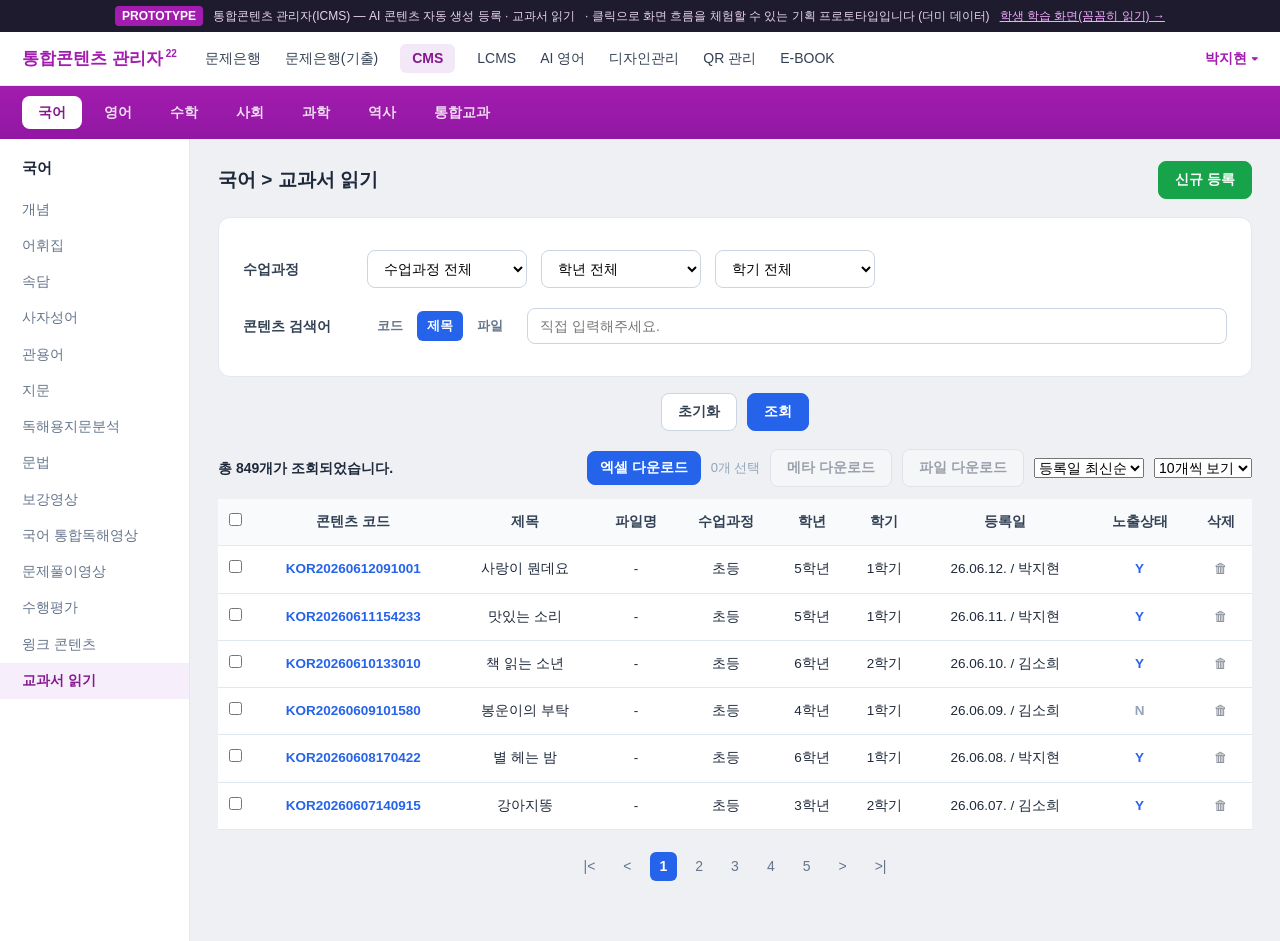
<file: index.html>
<!DOCTYPE html>
<html lang="ko">
<head>
  <meta charset="UTF-8" />
  <meta name="viewport" content="width=device-width, initial-scale=1.0" />
  <title>ICMS — 교과서 읽기 AI 콘텐츠 등록 (프로토타입)</title>
  <link rel="stylesheet" href="styles.css" />
</head>
<body>
  <!-- 프로토타입 안내 -->
  <div class="proto-bar">
    <span class="tag">PROTOTYPE</span>
    통합콘텐츠 관리자(ICMS) — AI 콘텐츠 자동 생성 등록 · 교과서 읽기
    <span>· 클릭으로 화면 흐름을 체험할 수 있는 기획 프로토타입입니다 (더미 데이터)</span>
    <a href="reading-paragraph.html" style="color:#f0abfc;text-decoration:underline">학생 학습 화면(꼼꼼히 읽기) →</a>
  </div>

  <!-- GNB -->
  <header class="gnb">
    <div class="logo">통합콘텐츠 관리자 <sup>22</sup></div>
    <nav class="gnb-menu">
      <a href="#">문제은행</a>
      <a href="#">문제은행(기출)</a>
      <a href="#" class="active">CMS</a>
      <a href="#">LCMS</a>
      <a href="#">AI 영어</a>
      <a href="#">디자인관리</a>
      <a href="#">QR 관리</a>
      <a href="#">E-BOOK</a>
    </nav>
    <div class="gnb-user">박지현 ▾</div>
  </header>

  <!-- 과목 탭 -->
  <div class="subject-bar">
    <div class="tab active">국어</div>
    <div class="tab">영어</div>
    <div class="tab">수학</div>
    <div class="tab">사회</div>
    <div class="tab">과학</div>
    <div class="tab">역사</div>
    <div class="tab">통합교과</div>
  </div>

  <div class="layout">
    <!-- 좌측 국어 메뉴 -->
    <aside class="sidebar">
      <h3>국어</h3>
      <ul>
        <li>개념</li>
        <li>어휘집</li>
        <li>속담</li>
        <li>사자성어</li>
        <li>관용어</li>
        <li>지문</li>
        <li>독해용지문분석</li>
        <li>문법</li>
        <li>보강영상</li>
        <li>국어 통합독해영상</li>
        <li>문제풀이영상</li>
        <li>수행평가</li>
        <li>윙크 콘텐츠</li>
        <li class="active" onclick="go('list')">교과서 읽기</li>
      </ul>
    </aside>

    <main class="main">

      <!-- ============ 목록 ============ -->
      <section id="view-list" class="view active">
        <div class="row-between" style="margin-bottom:18px">
          <div class="breadcrumb" style="margin:0">국어 &gt; 교과서 읽기</div>
          <button class="btn btn-green" onclick="openRegister()">신규 등록</button>
        </div>

        <div class="card filter-card">
          <div class="filter-row">
            <div class="filter-label">수업과정</div>
            <select><option>수업과정 전체</option></select>
            <select><option>학년 전체</option></select>
            <select><option>학기 전체</option></select>
          </div>
          <div class="filter-row">
            <div class="filter-label">콘텐츠 검색어</div>
            <div class="seg">
              <button>코드</button>
              <button class="active">제목</button>
              <button>파일</button>
            </div>
            <input type="text" class="search-input" placeholder="직접 입력해주세요." />
          </div>
        </div>
        <div class="filter-actions">
          <button class="btn">초기화</button>
          <button class="btn btn-blue">조회</button>
        </div>

        <div class="list-toolbar">
          <span class="count">총 849개가 조회되었습니다.</span>
          <span class="spacer"></span>
          <button class="btn btn-blue" style="padding:7px 12px">엑셀 다운로드</button>
          <span class="muted">0개 선택</span>
          <button class="btn" disabled>메타 다운로드</button>
          <button class="btn" disabled>파일 다운로드</button>
          <select><option>등록일 최신순</option></select>
          <select><option>10개씩 보기</option></select>
        </div>

        <table class="grid">
          <thead>
            <tr>
              <th style="width:34px"><input type="checkbox" /></th>
              <th>콘텐츠 코드</th><th>제목</th><th>파일명</th>
              <th>수업과정</th><th>학년</th><th>학기</th>
              <th>등록일</th><th>노출상태</th><th>삭제</th>
            </tr>
          </thead>
          <tbody id="list-body"><!-- JS --></tbody>
        </table>

        <div class="pager">
          <span class="pg">|&lt;</span><span class="pg">&lt;</span>
          <span class="pg active">1</span><span class="pg">2</span>
          <span class="pg">3</span><span class="pg">4</span><span class="pg">5</span>
          <span class="pg">&gt;</span><span class="pg">&gt;|</span>
        </div>
      </section>

      <!-- ============ 등록 / 수정 (공용 폼) ============ -->
      <section id="view-form" class="view">
        <div class="breadcrumb" id="form-breadcrumb">CMS &gt; 국어 &gt; 교과서 읽기 &gt; 등록</div>
        <div class="warn-banner">⚠ AI 콘텐츠 생성시 이전에 작성된 내용이 사라지고, 새로운 내용이 덮어씌워집니다.</div>

        <div class="card" style="margin-bottom:18px">
          <div class="section-title">등록 정보</div>
          <div class="reg-info">
            <div class="field-inline">
              <label>수업과정<span class="req">*</span></label>
              <select id="f-school" onchange="hideDupMsg()">
                <option value="">학교급</option>
                <option>초등</option><option>중등</option><option>고등</option><option>공통</option>
              </select>
              <select id="f-cgrade" onchange="hideDupMsg()">
                <option value="">학년</option>
                <option>1학년</option><option>2학년</option><option>3학년</option>
                <option>4학년</option><option>5학년</option><option>6학년</option>
              </select>
              <select id="f-term" onchange="hideDupMsg()">
                <option value="">학기</option>
                <option>1학기</option><option>2학기</option>
              </select>
            </div>
            <div class="field-inline">
              <label>콘텐츠 제목<span class="req">*</span></label>
              <input type="text" id="f-cms-title" placeholder="콘텐츠 제목" style="min-width:300px" oninput="hideDupMsg()" />
            </div>
          </div>
          <div id="reg-dup-msg" class="dup-msg" style="display:none"></div>
        </div>

        <div class="two-col">
          <!-- AI 입력 -->
          <div class="card">
            <div class="section-title">AI 입력</div>
            <div class="field">
              <label>교과서 제목<span class="req">*</span></label>
              <input type="text" id="f-title" placeholder="예) 사랑이 뭔데요" />
            </div>
            <div class="field">
              <label>작가명</label>
              <input type="text" id="f-author" placeholder="작가명 (선택)" />
            </div>
            <div class="field">
              <label>교과서 본문<span class="req">*</span></label>
              <textarea id="f-body" rows="12" placeholder="여기에 지문을 붙여넣으세요. 문단을 직접 나누려면 나누고 싶은 곳에 /// 을 넣어주세요." oninput="updateCount()"></textarea>
              <div class="charcount"><span id="f-count">0</span>자</div>
              <div class="hint">💡 문단을 직접 나누려면 ///로 구분하세요. 없으면 AI가 자동으로 나눠요.</div>
            </div>
            <div class="field">
              <label>퀴즈 갯수<span class="req">*</span></label>
              <input type="text" id="f-quizcount" value="3" style="width:120px" />
            </div>
            <button class="btn btn-blue-o" style="width:100%" onclick="generateAI()">✨ AI 콘텐츠 자동 생성</button>
          </div>

          <!-- AI 출력 -->
          <div class="card">
            <div class="section-title">AI 출력</div>
            <div class="field">
              <label>인트로<span class="req">*</span></label>
              <textarea id="f-intro" rows="3" placeholder="글 전체를 흥미롭게 소개하는 인트로"></textarea>
            </div>

            <div class="subhead">
              <h4>문단별 요약</h4>
            </div>
            <div id="paragraphs"><!-- JS --></div>

            <div class="subhead">
              <h4>낱말 풀이</h4>
              <button class="add-btn" onclick="addWord()">+ 낱말 추가</button>
            </div>
            <div class="hint" style="margin:-2px 0 10px">💡 같은 낱말이 본문에 여러 번 나오면, 가장 첫번째 영역에 뜻풀이가 표시됩니다.</div>
            <div id="words"><!-- JS --></div>

            <div class="subhead">
              <h4>퀴즈 / 정답</h4>
              <button class="add-btn" onclick="addQuiz()">+ 퀴즈 추가</button>
            </div>
            <div id="quizzes"><!-- JS --></div>
          </div>
        </div>

        <div class="form-actions">
          <button class="btn btn-dark" id="btn-cancel" onclick="cancelForm()">취소</button>
          <button class="btn btn-blue" id="btn-submit" onclick="submitForm()">등록하기</button>
        </div>
      </section>

      <!-- ============ 상세 ============ -->
      <section id="view-detail" class="view">
        <div class="breadcrumb">CMS &gt; 상세</div>

        <div class="detail-section">
          <h4>콘텐츠 정보</h4>
          <table class="kv">
            <tr><th>콘텐츠 코드</th><td id="d-code">KOR20260612091001</td><th>과목</th><td>국어</td></tr>
            <tr><th>유형</th><td>교과서 읽기</td><th>수업 콘텐츠 분류</th><td>수업</td></tr>
            <tr><th>콘텐츠 타입</th><td>READING (읽기)</td><th>영상형태</th><td></td></tr>
            <tr><th>콘텐츠 구분</th><td>단일</td><th>콘텐츠 형태</th><td>URL</td></tr>
            <tr><th>제목</th><td id="d-title" colspan="3">「사랑이 뭔데요」</td></tr>
          </table>
        </div>

        <div class="detail-section">
          <h4>목차 정보</h4>
          <table class="kv">
            <tr><th>학급/학년/학기</th><td colspan="3">초등 / 5학년 / 1학기</td></tr>
            <tr><th>목차코드</th><td colspan="3"><span class="code-pill">TCK00000000006540022</span><span class="copy-link" onclick="toast('목차코드가 복사되었습니다.')">목차코드 복사</span></td></tr>
            <tr><th>연결된 목차</th><td colspan="3">-</td></tr>
            <tr><th>목차유형</th><td colspan="3">-</td></tr>
            <tr><th>개정과정</th><td colspan="3">-</td></tr>
            <tr><th>교재정보</th><td colspan="3">-</td></tr>
            <tr><th>학습목표</th><td colspan="3">-</td></tr>
            <tr><th>영상형태</th><td colspan="3"></td></tr>
            <tr><th>교육과정성취 기준</th><td colspan="3">-</td></tr>
          </table>
        </div>

        <div class="detail-section">
          <h4>메타 정보</h4>
          <table class="kv">
            <tr><th>URL</th><td colspan="3">
              <div class="url-line"><span>https://korean-textbook-reading.dev.cats4me.net/?code=KOR20260612091001&amp;type=READING&amp;where=c&amp;user=t</span><button class="mini-btn" onclick="window.open('reading-paragraph.html','_blank')">미리보기</button></div>
            </td></tr>
          </table>
        </div>

        <div class="detail-section">
          <h4>첨부파일 정보</h4>
          <table class="kv">
            <tr><th>콘텐츠 원본파일</th><td colspan="3" style="color:var(--gray-400)">첨부된 원본파일이 없습니다.</td></tr>
            <tr><th>콘텐츠 미리보기</th><td colspan="3"></td></tr>
          </table>
        </div>

        <div class="detail-section">
          <h4>등록 정보</h4>
          <table class="kv">
            <tr><th>사용 종료일</th><td>영구</td><th>노출상태</th><td>노출중</td></tr>
            <tr><th>등록일</th><td>2026-06-12 16:45 / 박지현</td><th>수정일</th><td>-</td></tr>
          </table>
        </div>

        <div class="form-actions">
          <button class="btn btn-dark" onclick="go('list')">목록</button>
          <button class="btn btn-green" onclick="toast('노출상태가 변경되었습니다.')">노출상태 변경</button>
          <button class="btn btn-green" onclick="openEdit()">수정</button>
          <button class="btn btn-red" onclick="toast('삭제되었습니다. (프로토타입)')">삭제</button>
        </div>
      </section>

    </main>
  </div>

  <!-- 로딩 오버레이 -->
  <div class="overlay" id="overlay">
    <div class="loading-pop">
      <div class="spinner"></div>
      <div class="t1">처리중입니다...</div>
      <div class="t2">잠시만 기다려 주십시오.</div>
    </div>
  </div>

  <div id="toast"></div>

  <script src="app.js"></script>
</body>
</html>
</file>
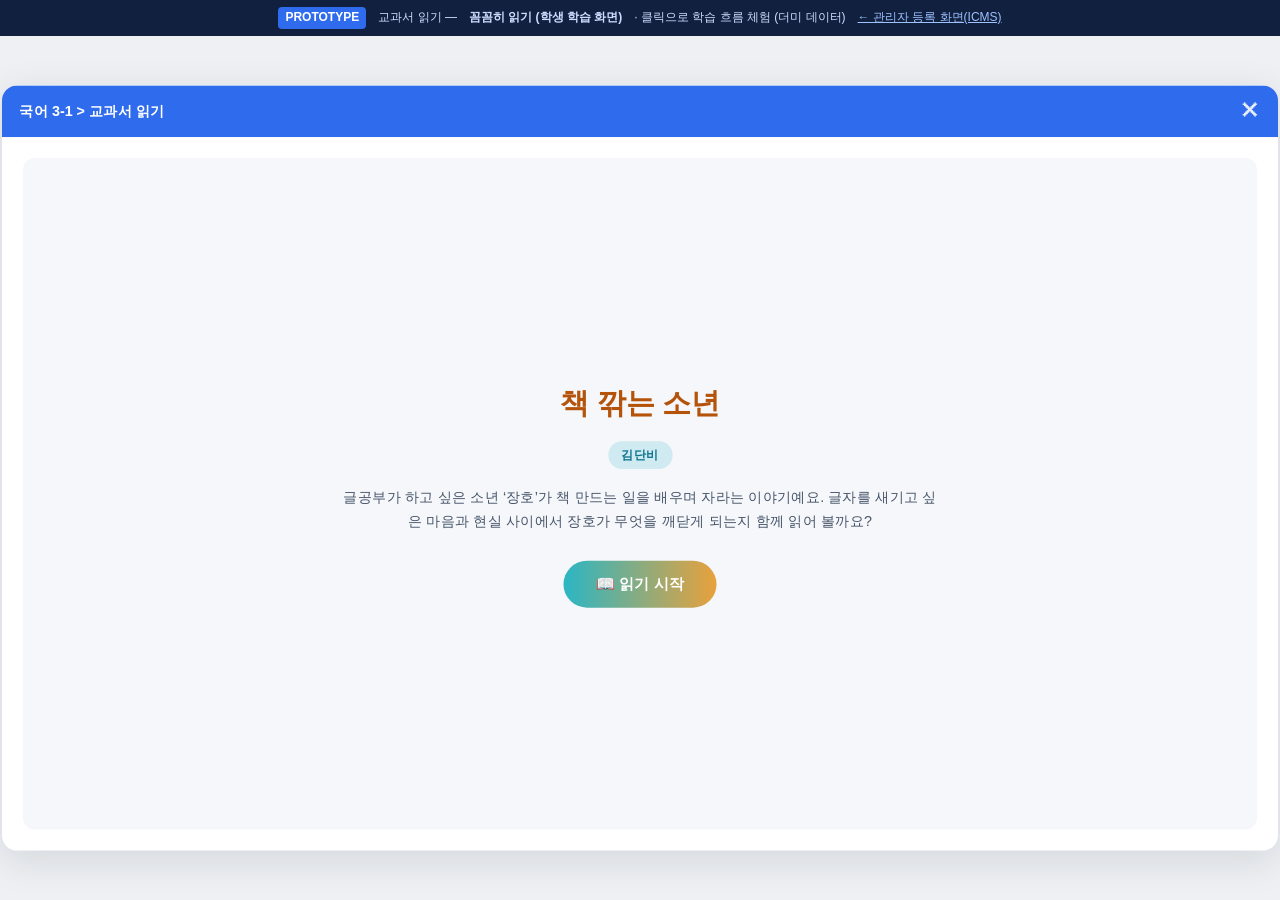
<file: reading-paragraph.html>
<!DOCTYPE html>
<html lang="ko">
<head>
<meta charset="UTF-8" />
<meta name="viewport" content="width=device-width, initial-scale=1.0" />
<title>꼼꼼히 읽기 (학생 학습 화면) — 프로토타입</title>
<style>
:root{
  --blue:#2f6bed; --blue-dark:#1d4fd0; --blue-soft:#eaf1fe;
  --green:#22c55e; --green-dark:#16a34a; --green-soft:#dcfce7;
  --red:#ef4444; --red-soft:#fee2e2;
  --ink:#1e293b; --gray:#64748b; --line:#e2e8f0; --bg:#eef0f3;
  --amber-soft:#fffbeb; --amber-line:#fde68a;
}
*{box-sizing:border-box;margin:0;padding:0}
html,body{height:100%}
body{font-family:-apple-system,BlinkMacSystemFont,"Apple SD Gothic Neo","Malgun Gothic","Pretendard","Segoe UI",sans-serif;color:var(--ink);background:var(--bg);font-size:15px;line-height:1.65;display:flex;flex-direction:column;overflow:hidden}
button{font-family:inherit;cursor:pointer}

/* 1334×800 디바이스 프레임 (단말기 비율) */
.frame{flex:1;display:flex;align-items:center;justify-content:center;overflow:hidden;padding:12px}

/* 프로토타입 바 */
.proto-bar{background:#11203f;color:#cdddff;font-size:12px;padding:7px 16px;display:flex;gap:12px;align-items:center;justify-content:center;flex-wrap:wrap}
.proto-bar .tag{background:var(--blue);color:#fff;border-radius:4px;padding:1px 7px;font-weight:700}
.proto-bar a{color:#9ec1ff;text-decoration:underline}

/* 앱 컨테이너 — 1334×800 고정 비율 */
.app{position:relative;width:1334px;height:800px;flex:none;display:flex;flex-direction:column;background:#fff;border-radius:16px;overflow:hidden;box-shadow:0 10px 40px rgba(20,30,60,.12);transform-origin:center center}

/* 상단 바 */
.topbar{background:var(--blue);color:#fff;display:flex;align-items:center;gap:16px;padding:0 18px;height:54px}
.topbar .lec{background:rgba(255,255,255,.18);border-radius:20px;padding:5px 14px;font-weight:700;display:flex;align-items:center;gap:6px;white-space:nowrap}
.topbar .crumb{flex:1;font-weight:600;opacity:.95;font-size:14px;white-space:nowrap;overflow:hidden;text-overflow:ellipsis}
.topbar .gnb-title{font-weight:600;font-size:15px;opacity:1}
.topbar .x{background:none;border:none;color:#fff;font-size:22px;line-height:1;opacity:.9}
.tempsave-row{text-align:center;margin-top:14px}
.tempsave-btn{border:1px solid var(--line);background:#fff;color:var(--gray);border-radius:10px;padding:10px 24px;font-weight:700;font-size:14px}
.tempsave-btn:hover{background:#f8fafc}

/* 탭 + 진행률 */
.tabbar{display:flex;align-items:center;gap:20px;padding:12px 22px;border-bottom:1px solid var(--line)}
.tab{display:flex;align-items:center;gap:7px;color:#94a3b8;font-weight:700;background:none;border:none;font-size:15px}
.tab.active{color:var(--blue)}
.tab.done{color:var(--gray)}
.tab:disabled{cursor:not-allowed}
.tab .badge{background:var(--blue);color:#fff;border-radius:10px;font-size:11px;padding:1px 8px;font-weight:700}
.tab-title{font-weight:800;color:var(--ink);font-size:15px;margin-right:10px;white-space:nowrap}
.progress-wrap{margin-left:auto;display:flex;align-items:center;gap:10px;min-width:200px}
.progress{flex:1;height:8px;background:#e9eef5;border-radius:6px;overflow:hidden}
.progress > i{display:block;height:100%;background:var(--green);width:0;transition:width .3s}
.progress-pct{font-weight:700;color:var(--gray);font-size:13px;min-width:38px;text-align:right}

/* 본문 영역 */
.stage{flex:1;padding:22px;overflow-y:auto;display:flex;flex-direction:column}
.view{display:none;flex:1;flex-direction:column}
.view.active{display:flex}

/* 소개 화면 */
.intro{flex:1;display:flex;flex-direction:column;align-items:center;justify-content:center;text-align:center;background:#f5f7fb;border-radius:12px;padding:40px 24px}
.intro h1{font-size:30px;color:#b45309;margin-bottom:14px}
.grade-badge{background:#cfeaf0;color:#0e7490;border-radius:14px;padding:4px 14px;font-size:13px;font-weight:700;margin-bottom:18px}
.intro p{max-width:620px;color:#475569;margin-bottom:28px}
.btn-start{border:none;border-radius:30px;padding:14px 34px;color:#fff;font-weight:800;font-size:16px;background:linear-gradient(90deg,#2bb6c4,#e8a13c)}

/* 문단 이동 칩 */
.chips-row{display:flex;align-items:center;gap:10px;flex-wrap:wrap;margin-bottom:18px}
.chips-row .label{font-weight:800;margin-right:4px}
.chip{border:1px solid var(--blue-soft);background:var(--blue-soft);color:var(--blue);border-radius:10px;padding:8px 12px;font-size:13px;font-weight:700;display:flex;flex-direction:column;align-items:center;line-height:1.25;min-width:64px}
.chip .num{font-size:12px}
.chip.current{background:var(--blue);color:#fff;border-color:var(--blue)}
.chip.locked{background:#f1f5f9;color:#94a3b8;border-color:var(--line);cursor:not-allowed}
.chip.done{background:var(--blue-soft);color:var(--blue)}

/* 읽기 패널 */
.reader{border:1px dashed #bcd0f7;border-radius:12px;padding:22px 24px;position:relative;background:#fcfdff}
.reader .ptitle{display:inline-block;background:var(--blue);color:#fff;border-radius:8px;padding:4px 12px;font-weight:700;font-size:14px}
.reader .pno{position:absolute;top:22px;right:24px;color:#94a3b8;font-size:13px;font-weight:600}
.reader .body{margin-top:16px;font-size:16px;line-height:1.85;color:#334155}
.reader .body .ln{margin:0 0 12px}
.reader .body .ln:last-child{margin-bottom:0}
.vocab{background:#fde68a;border-radius:3px;padding:0 2px;cursor:pointer;font-weight:600}
.vocab:hover{background:#fcd34d}

/* 어휘 툴팁 */
#tip{position:absolute;z-index:40;background:#1e293b;color:#fff;border-radius:10px;padding:10px 14px;max-width:280px;font-size:13.5px;line-height:1.5;display:none;box-shadow:0 8px 24px rgba(0,0,0,.25)}
#tip b{display:block;color:#93c5fd;margin-bottom:3px}
#tip::after{content:"";position:absolute;bottom:-7px;left:24px;border:7px solid transparent;border-top-color:#1e293b;border-bottom:0}

/* 중심 내용 */
.summary-toggle{margin-top:16px;border:1px solid var(--line);border-radius:12px;background:#fff;padding:18px;text-align:center;color:var(--ink);font-weight:700;width:100%}
.summary-toggle:hover{background:#f8fafc}
.summary-box{margin-top:16px;border:1px solid var(--amber-line);background:var(--amber-soft);border-radius:12px;padding:18px 20px;display:none}
.summary-box.show{display:block}
.summary-box b{display:block;margin-bottom:8px}
.summary-box p{color:#5b4708}

/* 하단 이동 */
.nav-row{display:flex;justify-content:center;gap:14px;margin-top:22px}
.btn{border:1px solid var(--line);background:#fff;color:var(--ink);border-radius:10px;padding:11px 20px;font-weight:700;font-size:14px}
.btn:hover{background:#f8fafc}
.btn-primary{background:var(--blue);border-color:var(--blue);color:#fff}
.btn-primary:hover{background:var(--blue-dark)}
.btn-outline{background:#fff;border-color:var(--blue);color:var(--blue)}
.btn-outline:hover{background:var(--blue-soft)}
.btn-green{background:var(--green);border-color:var(--green);color:#fff}
.btn-green:hover{background:var(--green-dark)}
.btn:disabled{opacity:.45;cursor:not-allowed}

/* 퀴즈 */
.quiz-head{text-align:center;margin-bottom:22px}
.quiz-head .t{font-size:20px;font-weight:800}
.quiz-head .s{color:var(--gray);font-size:14px;margin-top:4px}
.qmeta{color:var(--blue);font-weight:800;margin-bottom:8px}
.qtext{font-size:17px;font-weight:700;margin-bottom:16px}
.opt{display:flex;align-items:center;gap:10px;border:1px solid var(--line);border-radius:10px;padding:13px 16px;margin-bottom:10px;background:#fff;cursor:pointer;font-size:15px}
.opt:hover{border-color:#bcd0f7;background:#fafcff}
.opt .mark{width:24px;font-weight:800;color:var(--gray)}
.opt.correct{border-color:var(--green);background:var(--green-soft)}
.opt.wrong{border-color:var(--red);background:var(--red-soft)}
.opt.locked{cursor:default}
.opt .res{margin-left:auto;font-weight:800}
.opt.correct .res{color:var(--green-dark)}
.opt.wrong .res{color:var(--red)}
.feedback{border-radius:10px;padding:14px 16px;margin-top:6px;display:none;font-size:14px}
.feedback.show{display:block}
.feedback.ok{background:var(--green-soft);color:var(--green-dark)}
.feedback.no{background:var(--red-soft);color:#b91c1c}
.quiz-actions{text-align:center;margin-top:22px}

/* 결과 */
/* 결과 팝업(모달) */
.result-modal{position:absolute;inset:0;background:rgba(15,23,42,.5);display:none;align-items:center;justify-content:center;z-index:45}
.result-modal.show{display:flex}
.result-pop{background:#fff;border-radius:18px;padding:36px 40px 32px;text-align:center;box-shadow:0 24px 60px rgba(0,0,0,.3);width:86%;max-width:460px}
.result-pop .emoji{font-size:56px}
.result-pop h2{color:var(--blue);font-size:24px;margin-top:8px}
.result-pop .score{font-size:44px;font-weight:900;margin:6px 0}
.result-pop .msg{color:#475569;margin-bottom:26px}
.result-pop .btns{display:flex;flex-direction:column;align-items:center;gap:12px}
.result-pop .row{display:flex;gap:12px}

#toast{position:fixed;bottom:36px;left:50%;transform:translateX(-50%) translateY(20px);background:#1e293b;color:#fff;padding:13px 24px;border-radius:10px;font-weight:600;opacity:0;pointer-events:none;transition:all .25s;z-index:60}
#toast.show{opacity:1;transform:translateX(-50%) translateY(0)}
</style>
</head>
<body>
<div class="proto-bar">
  <span class="tag">PROTOTYPE</span>
  교과서 읽기 — <b>꼼꼼히 읽기 (학생 학습 화면)</b>
  <span>· 클릭으로 학습 흐름 체험 (더미 데이터)</span>
  <a href="index.html">← 관리자 등록 화면(ICMS)</a>
</div>

<div class="frame">
<div class="app">
  <!-- 상단 바 -->
  <div class="topbar">
    <span class="crumb gnb-title">국어 3-1 &gt; 교과서 읽기</span>
    <button class="x" onclick="toast('학습 화면을 닫습니다 (프로토타입)')">✕</button>
  </div>

  <!-- 탭 + 진행률 (소개 화면에서는 숨김) -->
  <div class="tabbar" id="tabbar" style="display:none">
    <span class="tab-title" id="read-title"></span>
    <button class="tab active" id="tab-read" onclick="gotoStage('read')">📖 꼼꼼히 읽기 <span class="badge" id="read-badge">1/5</span></button>
    <button class="tab" id="tab-quiz" onclick="gotoStage('quiz')" disabled>✓ 확인 퀴즈</button>
    <button class="tab" id="tab-result" onclick="gotoStage('result')" disabled>🏆 결과</button>
    <div class="progress-wrap"><div class="progress"><i id="progbar"></i></div><span class="progress-pct" id="progpct">0%</span></div>
  </div>

  <div class="stage">
    <!-- 소개 -->
    <section id="v-intro" class="view active">
      <div class="intro">
        <h1 id="intro-title">책 깎는 소년</h1>
        <span class="grade-badge" id="intro-grade">김단비</span>
        <p id="intro-desc"></p>
        <button class="btn-start" onclick="startReading()">📖 읽기 시작</button>
      </div>
    </section>

    <!-- 꼼꼼히 읽기 -->
    <section id="v-read" class="view">
      <div class="chips-row" id="chips"></div>
      <div class="reader">
        <span class="ptitle" id="r-title"></span>
        <span class="pno" id="r-no"></span>
        <div class="body" id="r-body"></div>
      </div>
      <button class="summary-toggle" id="sumToggle" onclick="toggleSummary()">💡 중심 내용 클릭해서 확인하기</button>
      <div class="summary-box" id="sumBox"><b>💡 중심 내용</b><p id="sumText"></p></div>
      <div class="nav-row">
        <button class="btn" id="btn-prev" onclick="prevPara()">‹ 이전</button>
        <button class="btn-primary btn" id="btn-next" onclick="nextPara()">다음 ›</button>
      </div>
      <div class="tempsave-row">
        <button class="tempsave-btn" onclick="toast('임시저장되었습니다.')">임시저장</button>
      </div>
    </section>

    <!-- 확인 퀴즈 -->
    <section id="v-quiz" class="view">
      <div class="quiz-head">
        <div class="t">✏️ 내용 확인 퀴즈</div>
        <div class="s">글을 잘 읽었는지 확인해 보아요. 5문항이에요.</div>
      </div>
      <div class="qmeta" id="q-meta"></div>
      <div class="qtext" id="q-text"></div>
      <div id="q-opts"></div>
      <div class="feedback" id="q-fb"></div>
      <div class="quiz-actions">
        <button class="btn-primary btn" id="q-next" onclick="nextQuiz()" disabled>다음 문제 ›</button>
      </div>
      <div class="tempsave-row">
        <button class="tempsave-btn" onclick="toast('임시저장되었습니다.')">임시저장</button>
      </div>
    </section>

  </div>

  <!-- 결과 팝업(모달) -->
  <div class="result-modal" id="result-modal">
    <div class="result-pop">
      <div class="emoji" id="res-emoji">🎉</div>
      <h2 id="res-title"></h2>
      <div class="score" id="res-score"></div>
      <div class="msg" id="res-msg"></div>
      <div class="btns">
        <div class="row">
          <button class="btn-outline btn" onclick="restartReading()">📖 다시 읽기</button>
          <button class="btn-outline btn" onclick="restartQuiz()">✓ 퀴즈 다시 풀기</button>
        </div>
        <button class="btn-green btn" onclick="completeStudy()">✓ 학습 완료</button>
      </div>
    </div>
  </div>
</div>
</div>

<div id="tip"></div>
<div id="toast"></div>

<script>
/* ===== 더미 콘텐츠: 책 깎는 소년 ===== */
const WORK = {
  title: "책 깎는 소년",
  author: "김단비",
  intro: "글공부가 하고 싶은 소년 ‘장호’가 책 만드는 일을 배우며 자라는 이야기예요. 글자를 새기고 싶은 마음과 현실 사이에서 장호가 무엇을 깨닫게 되는지 함께 읽어 볼까요?"
};

const PARAS = [
  { title:"장호의 부탁",
    body:[
      "장호는 어려서부터 글이 좋았다.",
      "하지만 가난한 집안 형편에 글공부는 <span class='vocab' data-def='감히 바라거나 욕심내기 어려운 일.'>언감생심</span>이었다.",
      "어느 날 장호는 책을 만드는 <span class='vocab' data-def='책을 인쇄하고 펴내던 옛날의 가게.'>서포</span>를 찾아가 각수 어른에게 부탁했다.",
      "“어르신, 저에게 글자 새기는 일을 가르쳐 주세요.”",
      "각수 어른은 한참을 바라보다 <span class='vocab' data-def='기꺼이, 기분 좋게 선뜻 받아들이는 모양.'>흔쾌히</span> 고개를 끄덕였다."
    ],
    summary:"글공부가 하고 싶던 장호가 책을 만드는 서포를 찾아가 각수 어른에게 글자 새기는 일을 배우고 싶다고 부탁한다." },
  { title:"대패질의 불만",
    body:[
      "그런데 각수 어른은 글자 대신 <span class='vocab' data-def='나무를 곱게 밀어 다듬는 일.'>대패질</span>부터 시켰다.",
      "날마다 나무만 미는 장호는 슬슬 <span class='vocab' data-def='못마땅하게 여기는 마음.'>불만</span>이 쌓였다.",
      "돈을 빨리 벌고 싶은 장호에게 대패질은 쓸데없이 느껴졌고, 가난한 어머니를 생각하면 마음이 더욱 조급해졌다."
    ],
    summary:"장호는 글자 새기는 법을 기대했지만 각수 어른은 대패질부터 시킨다. 돈을 빨리 벌고 싶은 장호는 대패질이 쓸데없게 느껴져 조급한 마음이 커진다." },
  { title:"장호의 큰소리",
    body:[
      "“이까짓 대패질쯤이야!” 장호는 큰소리를 치며 나무를 마구 밀어 댔다.",
      "하지만 <span class='vocab' data-def='서두르다가 도리어 일을 그르침.'>조급함</span> 탓에 나무 면은 울퉁불퉁했고, 각수 어른은 말없이 그 나무를 다시 깎게 했다."
    ],
    summary:"장호는 큰소리치며 서둘러 대패질을 하지만, 조급함 때문에 나무가 고르지 못해 다시 깎게 된다." },
  { title:"봉운이의 부탁",
    body:[
      "봉운이는 서가에 남아 있는 책들 수를 헤아린 후 작업장으로 갔다. 늦은 시간인데도 각수 어른이 판각을 하느라 여념이 없었다.",
      "“각수 어른, 『조웅전』이랑 『심청전』, 『소대성전』이 몇 권 없구만요. 더 찍어야 헐 것 같어라.”",
      "“알었다. 근디 아직까지 집에 안 갔냐? 늦었으니 어서 가거라.”",
      "각수 어른의 말에 봉운이가 우물쭈물하며 눈치를 보았다. 각수 어른이 무슨 일이냐는 듯 쳐다보았다.",
      "“저, 어르신, 서포 일 끝나고 난 뒤에 지가 여기 와서 일을 도와드려도 될랑가요?”",
      "“서포 일만으로도 힘들틴디 여기 일까지 괜찮것냐?”",
      "“예, 걱정 없구만요.”",
      "봉운이가 큰 소리로 대답하자 각수 어른이 흔쾌히 그러라고 허락을 했다. 봉운이는 기뻐서 팔짝팔짝 뛰었다. 각수 어른이 흐뭇한 표정으로 봉운이를 쳐다보았다.",
      "다음 날부터 봉운이는 서포 일이 끝나고 나면 작업장으로 가서 일을 했다. 매일매일 두 군데서 일을 하다 보니 늘 바빠서 시간이 어떻게 가는지 잊을 때가 많았다. 그렇게 두 달이 바람처럼 휙 지나갔다.",
      "“그동안 대패질헌 것 좀 보자.”",
      "두 달 동안 계속 대패질만 시켰던 각수 어른이 뜬금없이 말했다. 봉운이가 나무 몇 개를 각수 어른 앞으로 가져다 놓았다. 각수 어른이 쓱 둘러보았다. “손 좀 내놔 봐라.” 각수 어른이 봉운이의 손을 잡고 손바닥을 들여다보았다.",
      "“손바닥에 굳은살이 박였구나. 재밌드냐?”",
      "“예, 나무를 매끈하게 다듬어 놓으면 촉감도 좋고요. 덩달아 지 맴도 다듬어지는 거 같어라.”",
      "각수 어른이 미소를 지었다.",
      "“인자 책판을 만들어도 되것다.”",
      "“참말이당가요?”",
      "각수 어른이 손짓을 하자 봉운이가 곁으로 다가갔다."
    ],
    summary:"봉운이가 서포 일을 마친 뒤 작업장 일까지 돕겠다고 부탁해 허락을 받고, 두 달 동안 성실히 대패질을 한 끝에 각수 어른에게 ‘책판을 만들어도 되겠다’는 인정을 받는다." },
  { title:"글자 새기기",
    body:[
      "두 달이 지나서야 각수 어른은 장호에게 처음으로 글자 새기는 칼을 쥐여 주었다.",
      "반듯하게 다듬은 나무 위에 한 획 한 획 글자를 새기며, 장호는 <span class='vocab' data-def='기초가 되는 바탕.'>밑바탕</span>이 튼튼해야 좋은 글자를 새길 수 있다는 것을 비로소 깨달았다."
    ],
    summary:"마침내 글자 새기는 일을 배운 장호는, 대패질로 다진 밑바탕이 튼튼해야 좋은 글자를 새길 수 있음을 깨닫는다." }
];

const QUIZ = [
  { q:"이 이야기에서 장호가 일을 배우려고 찾아간 곳은 어디인가요?",
    opts:["서당","책을 만드는 서포","대장간","저잣거리"], ans:1,
    fb:"장호는 책을 인쇄하고 펴내는 ‘서포’를 찾아가 각수 어른에게 일을 배우려 했어요." },
  { q:"각수 어른이 장호에게 가장 먼저 시킨 일은 무엇인가요?",
    opts:["글자 새기기","나무를 다듬는 대패질","책 나르기","먹 갈기"], ans:1,
    fb:"각수 어른은 글자 새기기 전에 나무를 다듬는 ‘대패질’부터 시켰어요." },
  { q:"장호가 대패질을 쓸데없다고 느낀 까닭은 무엇인가요?",
    opts:["일이 너무 쉬워서","돈을 빨리 벌고 싶어서","글자가 더 재미있어서","어른이 무서워서"], ans:1,
    fb:"돈을 빨리 벌고 싶은 장호에게는 글자와 상관없어 보이는 대패질이 쓸데없게 느껴졌어요." },
  { q:"봉운이가 각수 어른에게 부탁한 것은 무엇인가요?",
    opts:["글자를 가르쳐 달라","서포 일을 끝낸 뒤 작업장 일을 돕게 해 달라","책을 빌려 달라","품삯을 올려 달라"], ans:1,
    fb:"봉운이는 서포 일을 마친 뒤 작업장 일까지 돕고 싶다고 부탁했고, 각수 어른이 흔쾌히 허락했어요." },
  { q:"‘흔쾌히’의 뜻으로 알맞은 것은 무엇인가요?",
    opts:["마지못해 억지로","기꺼이 선뜻 받아들이는 모양","천천히 망설이며","화가 난 모양"], ans:1,
    fb:"‘흔쾌히’는 기꺼이, 기분 좋게 선뜻 받아들이는 모양을 뜻해요." }
];

const RESULT_TIER = {
  5:{e:"🎉",t:"완벽해요! 최고!",m:"모든 문제를 맞혔어요! 글을 정말 꼼꼼하게 잘 읽었네요. 훌륭해요!"},
  4:{e:"😃",t:"훌륭해요!",m:"글의 내용을 아주 잘 이해했어요! 복습도 열심히 해 봐요!"},
  3:{e:"🙂",t:"잘 읽었어요!",m:"글의 내용을 꽤 잘 파악하고 있어요. 한 번 더 읽으면 완벽할 거예요!"},
  2:{e:"😅",t:"조금 더 집중해요!",m:"어려운 문제들을 다시 확인하고 글을 다시 읽어 봐요."},
  1:{e:"😢",t:"다시 읽어볼까요?",m:"글을 한 번 더 천천히 읽어 보면 내용이 잘 이해될 거예요!"},
  0:{e:"😢",t:"다시 읽어볼까요?",m:"글을 한 번 더 천천히 읽어 보면 내용이 잘 이해될 거예요!"}
};

const CIRCLE=["①","②","③","④","⑤"];
let cur=0;                 // 현재 문단 index
let maxRead=0;             // 읽은 최대 문단 (칩 완료 표시용)
const summarySeen=new Set(); // 중심 내용을 확인한 문단
let readDone=false;        // 모든 문단 읽음
let qIndex=0, qAnswered=[], qCorrect=0;

/* ===== 초기화 ===== */
document.getElementById("intro-title").textContent = WORK.title;
document.getElementById("read-title").textContent = WORK.title;
document.getElementById("intro-grade").textContent = WORK.author;
document.getElementById("intro-desc").textContent = WORK.intro;

function showView(id){
  document.querySelectorAll(".view").forEach(v=>v.classList.remove("active"));
  document.getElementById("v-"+id).classList.add("active");
  hideTip();
}

/* ===== 소개 → 읽기 ===== */
function startReading(){
  document.getElementById("tabbar").style.display="flex";
  gotoStage("read");
}

/* ===== 단계 이동 (탭) ===== */
function gotoStage(stage){
  ["read","quiz","result"].forEach(s=>{
    document.getElementById("tab-"+s).classList.remove("active");
  });
  document.getElementById("tab-"+stage).classList.add("active");
  if(stage==="read"){ hideResult(); showView("read"); renderPara(); }
  else if(stage==="quiz"){ hideResult(); showView("quiz"); renderQuiz(); updateProgress(100); }
  else if(stage==="result"){ showResult(); }
}

/* ===== 꼼꼼히 읽기 ===== */
function renderChips(){
  const wrap=document.getElementById("chips");
  wrap.innerHTML='<span class="label">문단 이동</span>';
  PARAS.forEach((p,i)=>{
    const locked = i>maxRead;          // 아직 도달 못한 문단은 잠금
    const c=document.createElement("button");
    c.className="chip "+(i===cur?"current":(locked?"locked":"done"));
    c.innerHTML = (i<cur||i<maxRead && i!==cur ? "✓ " : "") +
                  `<span class="num">${locked?"🔒":(i===cur?(i+1):"")}</span>${p.title}`;
    if(!locked) c.onclick=()=>{ cur=i; renderPara(); };
    wrap.appendChild(c);
  });
}
function renderPara(){
  const p=PARAS[cur];
  document.getElementById("r-title").textContent=p.title;
  document.getElementById("r-no").textContent="문단 "+(cur+1);
  const lines = Array.isArray(p.body)? p.body : [p.body];
  document.getElementById("r-body").innerHTML = lines.map(l=>`<p class="ln">${l}</p>`).join("");
  document.getElementById("sumText").textContent=p.summary;
  bindVocab();
  maxRead=Math.max(maxRead,cur);
  document.getElementById("read-badge").textContent=(cur+1)+"/"+PARAS.length;
  document.getElementById("btn-prev").disabled = cur===0;
  const last = cur===PARAS.length-1;
  document.getElementById("btn-next").textContent = last ? "확인 퀴즈 풀기 ›" : "다음 ›";
  // 중심 내용 확인 여부에 따라 토글/다음 버튼 상태 결정
  const seen = summarySeen.has(cur);
  document.getElementById("sumBox").classList.toggle("show", seen);
  document.getElementById("sumToggle").style.display = seen ? "none" : "block";
  document.getElementById("btn-next").disabled = !seen; // 중심 내용 확인 후에만 활성화
  renderChips();
  updateProgress(Math.round((cur+1)/PARAS.length*100));
}
function prevPara(){ if(cur>0){cur--;renderPara();} }
function nextPara(){
  if(cur<PARAS.length-1){ cur++; renderPara(); }
  else { readDone=true; unlockTab("quiz"); gotoStage("quiz"); }
}
function toggleSummary(){
  summarySeen.add(cur);
  document.getElementById("sumBox").classList.add("show");
  document.getElementById("sumToggle").style.display="none";
  document.getElementById("btn-next").disabled=false; // 중심 내용 확인 → 다음 활성화
}
function updateProgress(pct){
  document.getElementById("progbar").style.width=pct+"%";
  document.getElementById("progpct").textContent=pct+"%";
}
function unlockTab(s){ document.getElementById("tab-"+s).disabled=false; }

/* ===== 어휘 툴팁 ===== */
function bindVocab(){
  document.querySelectorAll("#r-body .vocab").forEach(el=>{
    el.onclick=(e)=>{ e.stopPropagation(); showTip(el); };
  });
}
function showTip(el){
  const tip=document.getElementById("tip");
  tip.innerHTML="<b>"+el.textContent+"</b>"+el.dataset.def;
  tip.style.display="block";
  const r=el.getBoundingClientRect();
  const tw=tip.offsetWidth;
  let left=window.scrollX+r.left;
  left=Math.min(left, window.scrollX+document.documentElement.clientWidth-tw-12);
  tip.style.left=Math.max(8,left)+"px";
  tip.style.top=(window.scrollY+r.top-tip.offsetHeight-12)+"px";
}
function hideTip(){ document.getElementById("tip").style.display="none"; }
document.addEventListener("click",e=>{ if(!e.target.classList.contains("vocab")) hideTip(); });

/* ===== 확인 퀴즈 ===== */
function renderQuiz(){
  const q=QUIZ[qIndex];
  document.getElementById("q-meta").textContent="문제 "+(qIndex+1)+" / "+QUIZ.length;
  document.getElementById("q-text").textContent=(qIndex+1)+". "+q.q;
  const box=document.getElementById("q-opts"); box.innerHTML="";
  q.opts.forEach((o,i)=>{
    const d=document.createElement("div");
    d.className="opt"; d.dataset.i=i;
    d.innerHTML=`<span class="mark">${CIRCLE[i]}</span><span>${o}</span><span class="res"></span>`;
    d.onclick=()=>answerQuiz(i);
    box.appendChild(d);
  });
  const fb=document.getElementById("q-fb"); fb.className="feedback"; fb.textContent="";
  const nb=document.getElementById("q-next");
  nb.disabled=true;
  nb.textContent = qIndex===QUIZ.length-1 ? "결과 보기 ›" : "다음 문제 ›";
}
function answerQuiz(sel){
  const q=QUIZ[qIndex];
  if(qAnswered[qIndex]!==undefined) return; // 이미 응답
  qAnswered[qIndex]=sel;
  const opts=document.querySelectorAll("#q-opts .opt");
  opts.forEach(o=>{
    const i=+o.dataset.i; o.classList.add("locked"); o.onclick=null;
    if(i===q.ans){ o.classList.add("correct"); o.querySelector(".res").textContent="✓"; }
    if(i===sel && sel!==q.ans){ o.classList.add("wrong"); o.querySelector(".res").textContent="✕"; }
  });
  const correct = sel===q.ans;
  if(correct) qCorrect++;
  const fb=document.getElementById("q-fb");
  fb.className="feedback show "+(correct?"ok":"no");
  fb.innerHTML=(correct?"<b>정답이에요! 🎉</b> ":"<b>아쉬워요!</b> ")+q.fb;
  document.getElementById("q-next").disabled=false;
}
function nextQuiz(){
  if(qIndex<QUIZ.length-1){ qIndex++; renderQuiz(); }
  else { unlockTab("result"); showResult(); }
}

/* ===== 결과 (팝업/모달) ===== */
function showResult(){
  const tier=RESULT_TIER[qCorrect];
  document.getElementById("res-emoji").textContent=tier.e;
  document.getElementById("res-title").textContent=tier.t;
  document.getElementById("res-score").textContent=qCorrect+" / "+QUIZ.length;
  document.getElementById("res-msg").textContent=tier.m;
  ["read","quiz","result"].forEach(s=>document.getElementById("tab-"+s).classList.remove("active"));
  document.getElementById("tab-result").classList.add("active");
  document.getElementById("result-modal").classList.add("show"); // 팝업 노출 (뒤 화면 유지)
}
function hideResult(){ document.getElementById("result-modal").classList.remove("show"); }
function completeStudy(){ hideResult(); toast("학습을 완료했어요! 🎉"); }
function restartReading(){ hideResult(); cur=0; gotoStage("read"); }
function restartQuiz(){ hideResult(); qIndex=0; qAnswered=[]; qCorrect=0; gotoStage("quiz"); }

/* ===== 토스트 ===== */
let tt;
function toast(m){ const t=document.getElementById("toast"); t.textContent=m; t.classList.add("show"); clearTimeout(tt); tt=setTimeout(()=>t.classList.remove("show"),2200); }

/* ===== 단계 딥링크 (#read / #quiz / #result) ===== */
function applyHash(){
  const h=(location.hash||"").replace("#","");
  if(h==="read"){ startReading(); }
  else if(h==="quiz"){ readDone=true; maxRead=PARAS.length-1; unlockTab("quiz"); document.getElementById("tabbar").style.display="flex"; gotoStage("quiz"); }
  else if(h==="result"){ readDone=true; maxRead=PARAS.length-1; unlockTab("quiz"); unlockTab("result"); document.getElementById("tabbar").style.display="flex"; gotoStage("quiz"); qCorrect=4; showResult(); }
}
window.addEventListener("hashchange",applyHash);
applyHash();

/* ===== 1334×800 프레임을 화면 크기에 맞춰 축소 ===== */
function fitApp(){
  const app=document.querySelector(".app");
  const frame=document.querySelector(".frame");
  const s=Math.min((frame.clientWidth-4)/1334,(frame.clientHeight-4)/800,1);
  app.style.transform="scale("+s+")";
}
window.addEventListener("resize",fitApp);
fitApp();
</script>
</body>
</html>
</file>
<file: styles.css>
:root {
  --purple: #a21caf;
  --purple-dark: #86198f;
  --purple-soft: #f3e8f7;
  --blue: #2563eb;
  --blue-soft: #eff6ff;
  --green: #16a34a;
  --green-dark: #15803d;
  --red: #dc2626;
  --gray-900: #1e293b;
  --gray-700: #334155;
  --gray-500: #64748b;
  --gray-400: #94a3b8;
  --gray-300: #cbd5e1;
  --gray-200: #e2e8f0;
  --gray-100: #f1f5f9;
  --gray-50: #f8fafc;
  --border: #e2e8f0;
}

* { box-sizing: border-box; margin: 0; padding: 0; }

body {
  font-family: -apple-system, BlinkMacSystemFont, "Apple SD Gothic Neo", "Malgun Gothic", "Pretendard", "Segoe UI", sans-serif;
  color: var(--gray-900);
  background: #eef0f3;
  font-size: 14px;
  line-height: 1.5;
}

button { font-family: inherit; cursor: pointer; }
input, select, textarea { font-family: inherit; font-size: 14px; }

/* ===== 프로토타입 안내 바 ===== */
.proto-bar {
  background: #1e1b2e;
  color: #e9d5f0;
  font-size: 12px;
  padding: 6px 18px;
  display: flex;
  align-items: center;
  gap: 10px;
  justify-content: center;
}
.proto-bar a { color: #f0abfc; text-decoration: underline; }
.proto-bar .tag {
  background: var(--purple);
  color: #fff;
  border-radius: 4px;
  padding: 1px 7px;
  font-weight: 600;
}

/* ===== GNB ===== */
.gnb {
  background: #fff;
  border-bottom: 1px solid var(--border);
  display: flex;
  align-items: center;
  padding: 0 22px;
  height: 54px;
  gap: 26px;
}
.gnb .logo {
  font-weight: 800;
  color: var(--purple);
  font-size: 17px;
  display: flex;
  align-items: flex-start;
  gap: 3px;
}
.gnb .logo sup { font-size: 10px; color: var(--purple); font-weight: 700; }
.gnb-menu { display: flex; gap: 20px; align-items: center; flex: 1; }
.gnb-menu a {
  color: var(--gray-700);
  text-decoration: none;
  font-size: 14px;
  font-weight: 500;
  padding: 4px 2px;
}
.gnb-menu a.active {
  background: var(--purple-soft);
  color: var(--purple-dark);
  border-radius: 6px;
  padding: 4px 12px;
  font-weight: 700;
}
.gnb-user { color: var(--purple); font-weight: 600; }

/* ===== 과목 탭 ===== */
.subject-bar {
  background: linear-gradient(180deg, #a21caf 0%, #9217a3 100%);
  display: flex;
  gap: 6px;
  padding: 10px 22px;
}
.subject-bar .tab {
  color: rgba(255,255,255,.85);
  padding: 6px 16px;
  border-radius: 8px;
  font-weight: 600;
  font-size: 14px;
}
.subject-bar .tab.active { background: #fff; color: var(--purple-dark); }

/* ===== 레이아웃 ===== */
.layout { display: flex; min-height: calc(100vh - 110px); background: #eef0f3; }
.sidebar {
  width: 190px;
  background: #fff;
  border-right: 1px solid var(--border);
  padding: 18px 0;
  flex-shrink: 0;
}
.sidebar h3 { font-size: 15px; padding: 0 22px 12px; color: var(--gray-900); }
.sidebar ul { list-style: none; }
.sidebar li {
  padding: 8px 22px;
  color: var(--gray-500);
  font-size: 13.5px;
  cursor: pointer;
}
.sidebar li:hover { background: var(--gray-50); }
.sidebar li.active { background: #f7eefc; color: var(--purple-dark); font-weight: 700; }

.main { flex: 1; padding: 22px 28px 60px; min-width: 0; }

/* ===== 공통 요소 ===== */
.breadcrumb { font-size: 19px; font-weight: 800; color: var(--gray-900); margin-bottom: 18px; }
.row-between { display: flex; align-items: center; justify-content: space-between; }

.card {
  background: #fff;
  border: 1px solid var(--border);
  border-radius: 12px;
  padding: 22px 24px;
}
.section-title { font-size: 15px; font-weight: 800; margin-bottom: 14px; }

.btn {
  border: 1px solid var(--gray-300);
  background: #fff;
  color: var(--gray-700);
  border-radius: 8px;
  padding: 9px 16px;
  font-size: 13.5px;
  font-weight: 600;
}
.btn:hover { background: var(--gray-50); }
.btn-green { background: var(--green); border-color: var(--green); color: #fff; }
.btn-green:hover { background: var(--green-dark); }
.btn-blue { background: var(--blue); border-color: var(--blue); color: #fff; }
.btn-blue:hover { filter: brightness(.95); }
.btn-blue-o { background: #fff; border-color: var(--blue); color: var(--blue); }
.btn-blue-o:hover { background: var(--blue-soft); }
.btn-dark { background: #334155; border-color: #334155; color: #fff; }
.btn-dark:hover { background: #1e293b; }
.btn-red { background: var(--red); border-color: var(--red); color: #fff; }
.btn-red:hover { filter: brightness(.95); }
.btn:disabled { opacity: .45; cursor: not-allowed; }

/* ===== 목록 화면 ===== */
.filter-card { margin-bottom: 16px; }
.filter-row { display: flex; align-items: center; gap: 14px; padding: 10px 0; }
.filter-label { width: 110px; font-weight: 700; color: var(--gray-700); }
.filter-row select, .filter-row input[type=text] {
  border: 1px solid var(--gray-300);
  border-radius: 8px;
  padding: 9px 12px;
  background: #fff;
}
.filter-row select { min-width: 160px; }
.filter-row .search-input { flex: 1; }
.seg { display: inline-flex; gap: 4px; }
.seg button {
  border: none; background: transparent; color: var(--gray-500);
  padding: 6px 10px; border-radius: 6px; font-weight: 600;
}
.seg button.active { background: var(--blue); color: #fff; }
.filter-actions { display: flex; justify-content: center; gap: 10px; margin: 6px 0 18px; }

.list-toolbar { display: flex; align-items: center; gap: 10px; margin-bottom: 12px; }
.list-toolbar .count { font-weight: 700; }
.list-toolbar .spacer { flex: 1; }
.list-toolbar .muted { color: var(--gray-400); font-size: 13px; }

table.grid { width: 100%; border-collapse: collapse; background: #fff; }
table.grid th, table.grid td {
  border-bottom: 1px solid var(--border);
  padding: 13px 10px;
  text-align: center;
  font-size: 13.5px;
}
table.grid thead th { color: var(--gray-700); font-weight: 700; background: var(--gray-50); }
table.grid td.code a { color: var(--blue); text-decoration: none; font-weight: 600; }
table.grid td.code a:hover { text-decoration: underline; }
.expose-y { color: var(--blue); font-weight: 700; }
.expose-n { color: var(--gray-400); font-weight: 700; }
.trash { cursor: pointer; opacity: .6; }
.trash:hover { opacity: 1; }

.pager { display: flex; justify-content: center; gap: 8px; margin-top: 22px; color: var(--gray-500); }
.pager .pg { padding: 4px 10px; border-radius: 6px; cursor: pointer; }
.pager .pg.active { background: var(--blue); color: #fff; font-weight: 700; }

/* ===== 등록/수정 화면 ===== */
.warn-banner {
  background: #fffbeb;
  border: 1px solid #fde68a;
  color: #92660b;
  border-radius: 10px;
  padding: 13px 18px;
  margin-bottom: 18px;
  font-size: 13.5px;
}
.req { color: var(--red); margin-left: 2px; }

.reg-info { display: flex; gap: 40px; align-items: center; flex-wrap: wrap; }
.dup-msg { margin-top: 16px; background: #fee2e2; border: 1px solid #fecaca; color: #b91c1c; border-radius: 8px; padding: 11px 14px; font-size: 13.5px; font-weight: 600; }
.field-inline { display: flex; align-items: center; gap: 12px; }
.field-inline label { font-weight: 700; white-space: nowrap; }
.field-inline select, .field-inline input {
  border: 1px solid var(--gray-300); border-radius: 8px; padding: 9px 12px;
}

/* 목차코드 입력 + 목차 검증 */
.toc-input-wrap { position: relative; flex: 1; min-width: 280px; max-width: 420px; }
.toc-input-wrap input { width: 100%; border: 1px solid var(--gray-300); border-radius: 8px; padding: 9px 34px 9px 12px; }
.toc-clear {
  position: absolute; right: 10px; top: 50%; transform: translateY(-50%);
  color: var(--gray-400); cursor: pointer; font-size: 13px; line-height: 1;
}
.toc-clear:hover { color: var(--red); }
.toc-result { margin-top: 16px; border-top: 1px dashed var(--gray-200); padding-top: 14px; }
.toc-result .ok { color: var(--green-dark); font-weight: 700; }
.toc-result .res-title { font-weight: 800; margin-bottom: 8px; }
.toc-result .fail-item { margin: 5px 0; }
.toc-result .fail-code { color: var(--red); font-weight: 700; }
.toc-result .fail-reason { color: var(--red); margin-left: 8px; }

.two-col { display: grid; grid-template-columns: 1fr 1fr; gap: 18px; margin-top: 18px; }
@media (max-width: 980px) { .two-col { grid-template-columns: 1fr; } }

.field { margin-bottom: 18px; }
.field > label { display: block; font-weight: 700; margin-bottom: 7px; }
.field input[type=text], .field select, .field textarea {
  width: 100%;
  border: 1px solid var(--gray-300);
  border-radius: 8px;
  padding: 11px 13px;
  background: #fff;
}
.field textarea { resize: vertical; line-height: 1.6; }
.charcount { text-align: right; color: var(--gray-400); font-size: 12px; margin-top: 4px; }
.hint { color: var(--gray-500); font-size: 12.5px; margin-top: 6px; }

.subhead { display: flex; align-items: center; justify-content: space-between; margin: 22px 0 10px; }
.subhead h4 { font-size: 14px; font-weight: 800; }
.add-btn { color: var(--blue); border: 1px solid var(--blue); background: #fff; border-radius: 8px; padding: 6px 12px; font-weight: 700; font-size: 12.5px; }
.add-btn:hover { background: var(--blue-soft); }

.item-card {
  background: var(--gray-50);
  border: 1px solid var(--border);
  border-radius: 10px;
  padding: 16px 18px;
  margin-bottom: 12px;
  position: relative;
}
.item-card .title-input { font-weight: 700; }
.item-card .del-x {
  position: absolute; top: 10px; right: 12px;
  color: var(--gray-400); cursor: pointer; font-size: 16px; line-height: 1;
}
.item-card .del-x:hover { color: var(--red); }

.quiz-row { display: flex; gap: 16px; }
.quiz-main { flex: 1; }
.opt { display: flex; align-items: center; gap: 8px; margin: 6px 0; }
.opt input[type=radio] { width: 16px; height: 16px; accent-color: var(--green); }
.opt input[type=text] { flex: 1; border: 1px solid var(--gray-200); border-radius: 6px; padding: 7px 10px; background: #fff; }
.opt .opt-del { color: var(--gray-400); cursor: pointer; padding: 0 4px; }
.opt .opt-del:hover { color: var(--red); }
.ans-badge {
  background: #dcfce7; color: var(--green-dark);
  border: 1px solid #86efac; border-radius: 8px;
  padding: 8px 14px; font-weight: 700; height: fit-content; white-space: nowrap;
}
.opt-add { color: var(--blue); background: none; border: none; font-weight: 700; font-size: 12.5px; margin-top: 4px; }
.opt-eyebrow { font-size: 12px; color: var(--gray-400); margin: 2px 0 6px; }
.ex-label { font-weight: 700; font-size: 13px; margin: 14px 0 6px; }
.ex-label .ex-help { font-weight: 400; font-size: 11.5px; color: var(--gray-400); margin-left: 8px; }
.ex-input { display: block; width: 100%; border: 1px solid var(--gray-200); border-radius: 6px; padding: 8px 10px; background: #fff; resize: vertical; line-height: 1.6; }

.form-actions { display: flex; justify-content: center; gap: 14px; margin-top: 26px; }
.form-actions .btn { min-width: 120px; }

/* ===== 상세 화면 ===== */
.detail-section { margin-bottom: 26px; }
.detail-section h4 {
  font-size: 15px; font-weight: 800; padding-bottom: 8px;
  border-bottom: 2px solid var(--gray-300); margin-bottom: 0;
}
table.kv { width: 100%; border-collapse: collapse; }
table.kv th, table.kv td {
  border: 1px solid var(--border);
  padding: 12px 16px;
  text-align: left;
  vertical-align: middle;
}
table.kv th {
  background: var(--gray-50); font-weight: 700; color: var(--gray-700);
  width: 150px; white-space: nowrap;
}
.code-pill { background: var(--blue); color: #fff; border-radius: 8px; padding: 7px 16px; font-weight: 700; display: inline-block; }
.copy-link { color: var(--blue); margin-left: 12px; cursor: pointer; font-size: 13px; }
.copy-link:hover { text-decoration: underline; }
.url-line { display: flex; align-items: center; justify-content: space-between; gap: 16px; padding: 4px 0; }
.url-line span { word-break: break-all; color: var(--gray-700); font-size: 13px; }
.mini-btn { border: 1px solid var(--blue); color: var(--blue); background: #fff; border-radius: 6px; padding: 5px 12px; font-size: 12.5px; font-weight: 600; white-space: nowrap; }
.mini-btn:hover { background: var(--blue-soft); }

/* ===== 로딩 오버레이 ===== */
.overlay {
  position: fixed; inset: 0; background: rgba(15,23,42,.45);
  display: none; align-items: center; justify-content: center; z-index: 50;
}
.overlay.show { display: flex; }
.loading-pop {
  background: #fff; border-radius: 14px; padding: 36px 48px;
  text-align: center; box-shadow: 0 20px 50px rgba(0,0,0,.25);
}
.spinner {
  width: 46px; height: 46px; margin: 0 auto 18px;
  border: 4px solid var(--gray-200); border-top-color: var(--purple);
  border-radius: 50%; animation: spin .8s linear infinite;
}
@keyframes spin { to { transform: rotate(360deg); } }
.loading-pop .t1 { font-weight: 800; font-size: 16px; margin-bottom: 6px; }
.loading-pop .t2 { color: var(--gray-500); font-size: 13.5px; }

/* ===== 토스트 ===== */
#toast {
  position: fixed; bottom: 40px; left: 50%; transform: translateX(-50%) translateY(20px);
  background: #1e293b; color: #fff; padding: 13px 24px; border-radius: 10px;
  font-weight: 600; font-size: 14px; opacity: 0; pointer-events: none;
  transition: all .25s; z-index: 60; box-shadow: 0 10px 30px rgba(0,0,0,.3);
}
#toast.show { opacity: 1; transform: translateX(-50%) translateY(0); }

.view { display: none; }
.view.active { display: block; }
</file>
